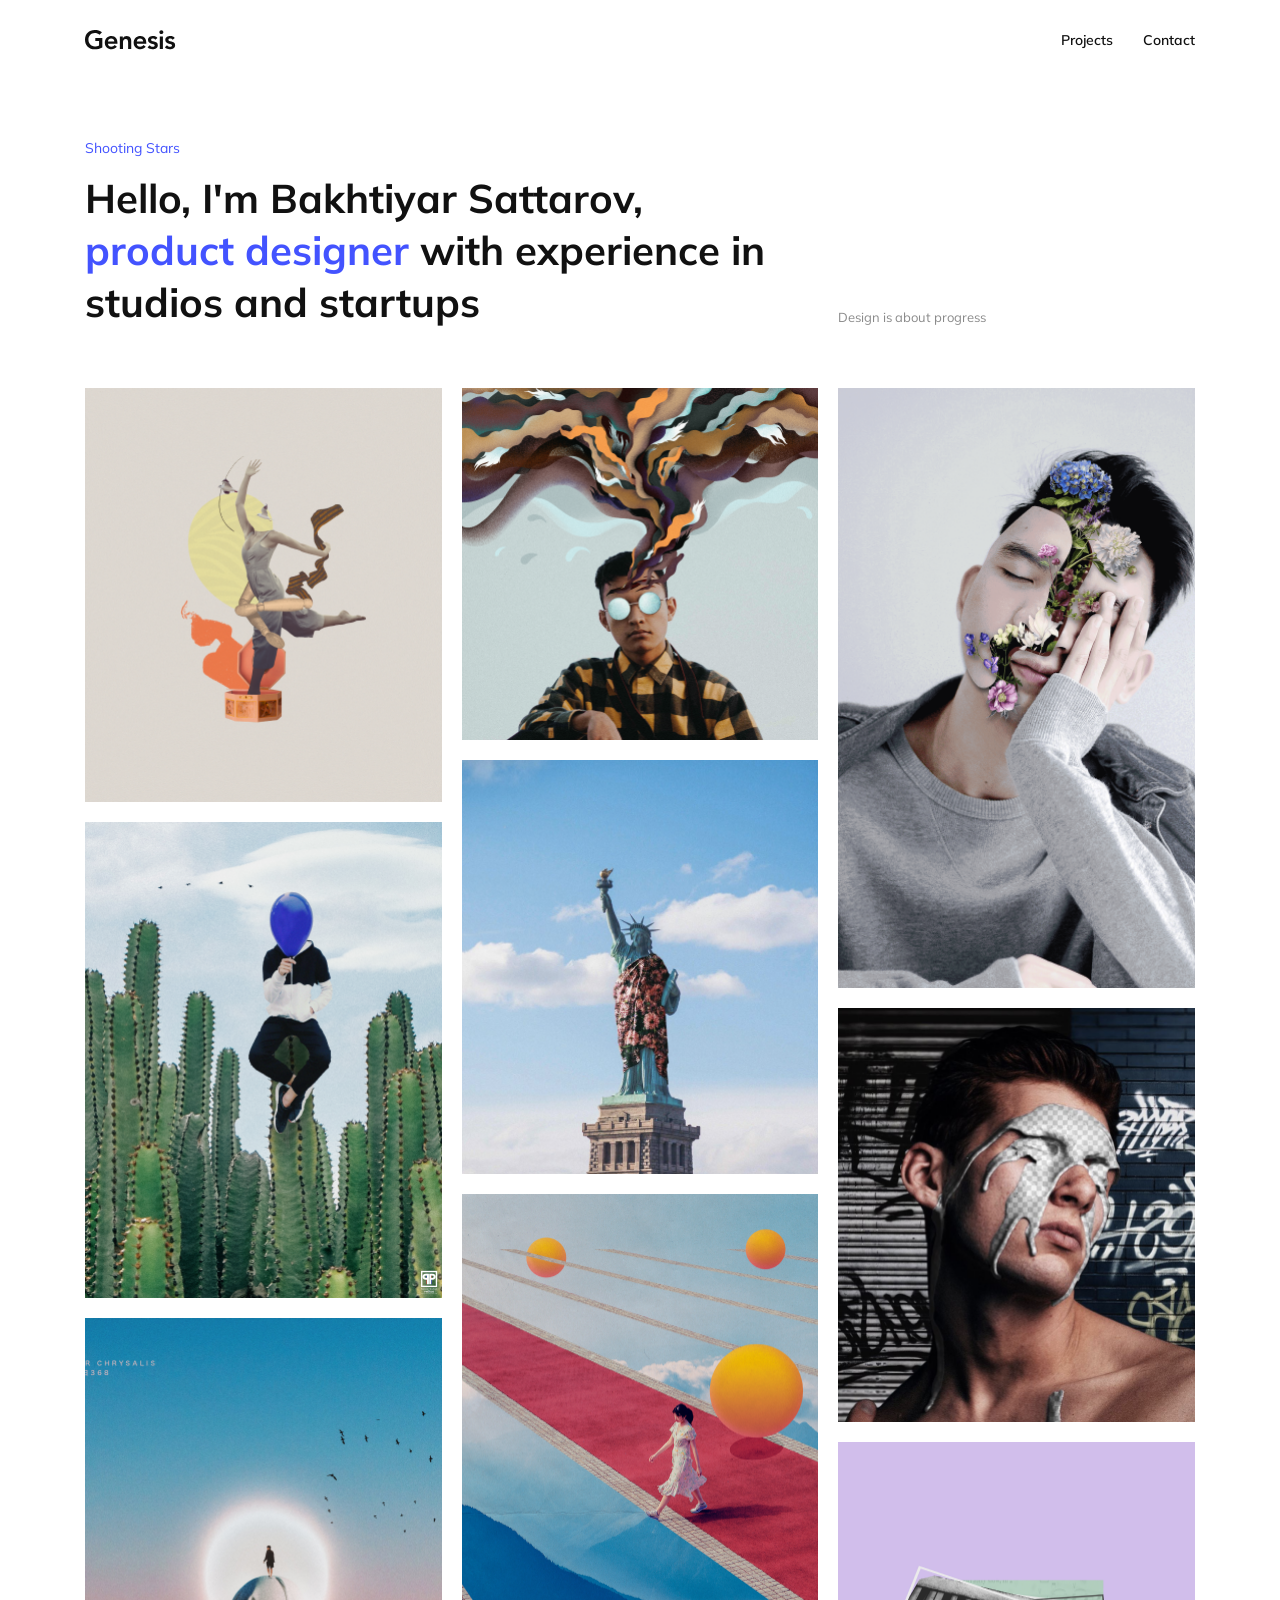
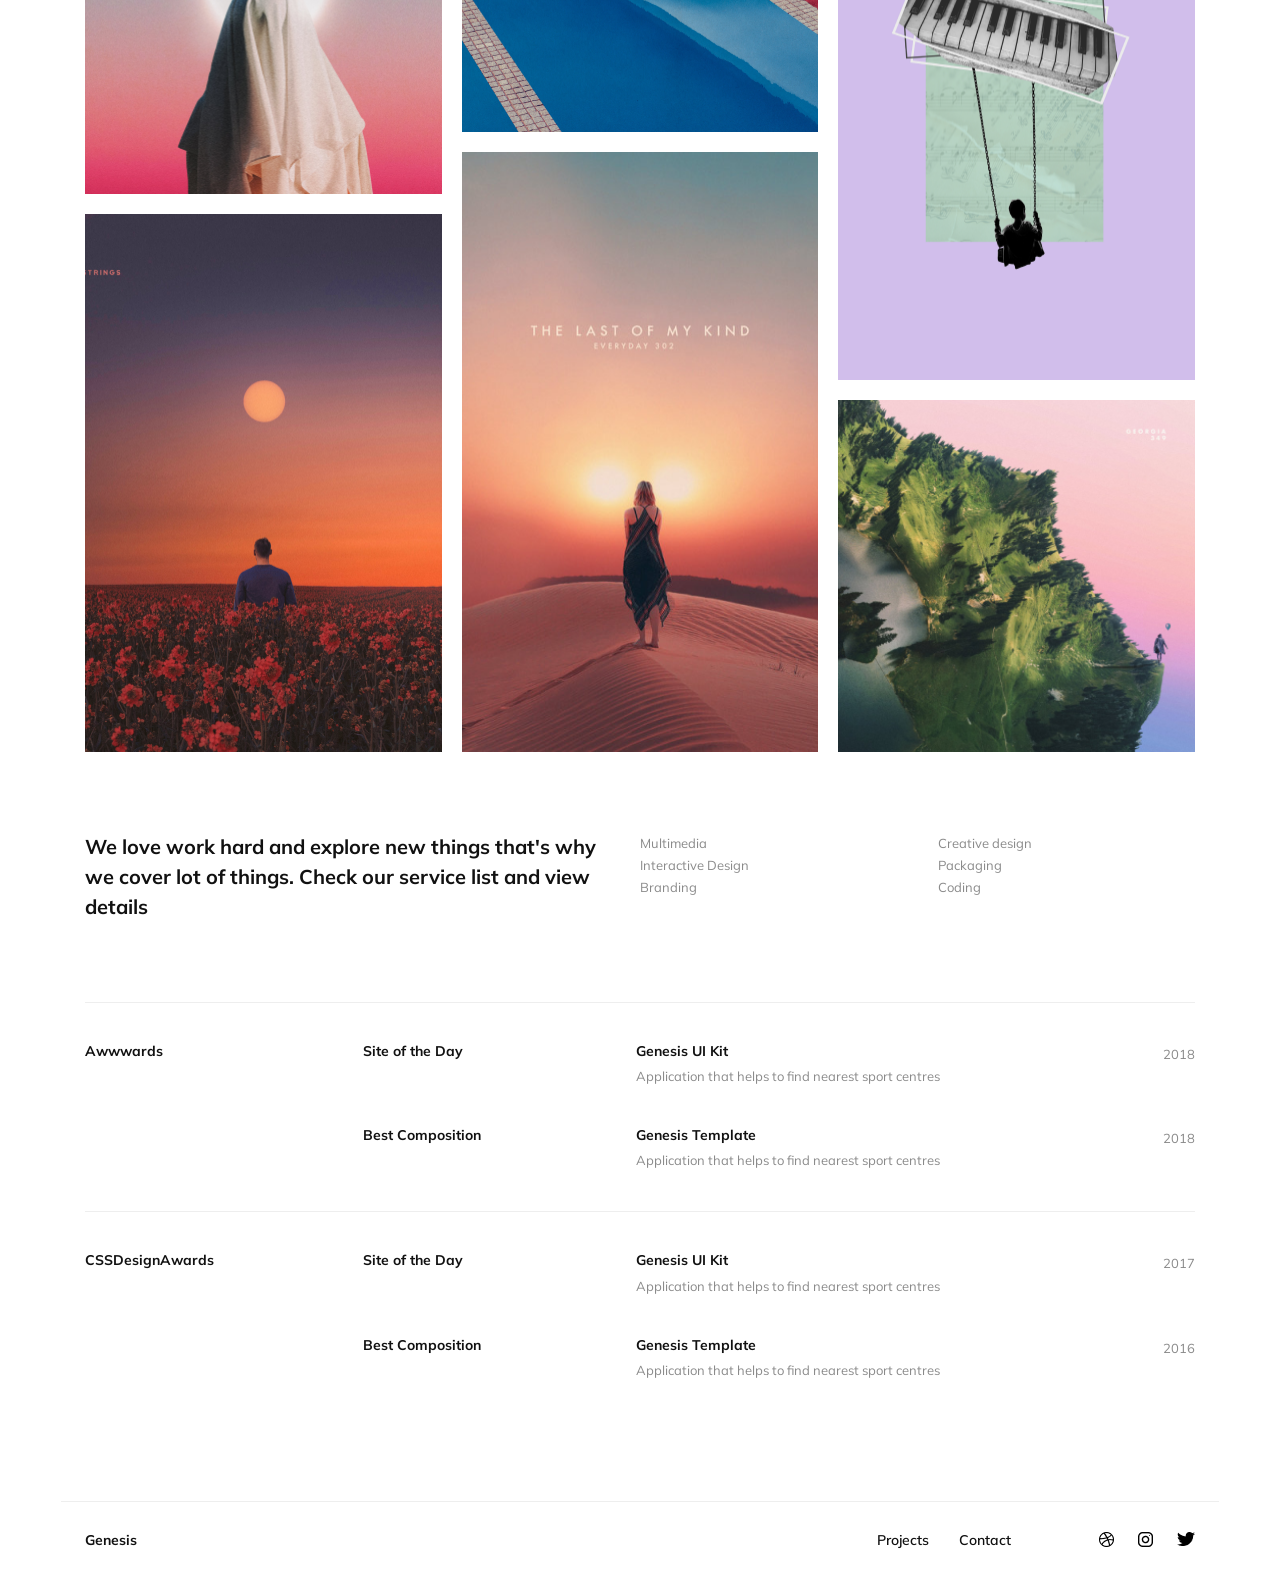
<file: index.html>
<!DOCTYPE html>
<html lang="en">
<head>
    <meta charset="UTF-8">
    <meta name="viewport" content="width=device-width, initial-scale=1.0">
    <link rel="stylesheet" href="styles/normalize.css">
    <link rel="stylesheet" href="styles/index.css">
    <link rel="preconnect" href="https://fonts.googleapis.com">
    <link rel="preconnect" href="https://fonts.gstatic.com" crossorigin>
    <link href="https://fonts.googleapis.com/css2?family=Mulish:ital,wght@0,200..1000;1,200..1000&display=swap" rel="stylesheet">
    <title>Genesis | Home</title>
</head>
<body>
        <header class="header">
            <a href="index.html" class="header__logo">
            <img src="images/logo.svg" alt="Genesis">
            </a>
            <nav class="header__nav">
                <a href="project.html" class="header__link">Projects</a>
                <a href="contact.html" class="header__link">Contact</a>
            </nav>
        </header>

        <main class="main">
            <section class="hero">
                <div>
                    <p class="hero__label">Shooting Stars</p>
                    <h1 class="hero__title">
                        Hello, I'm Bakhtiyar Sattarov,
                        <span class="hero__accent">product designer</span>
                        with experience in studios and startups
                    </h1>
                </div>
                <p class="hero__side">Design is about progress</p>
                </section>
                
                <section class="gallery">
            <!-- column 1 -->
            <img class="gallery__img gallery__img--7" src="images/row-1-img-1.png" alt="Dancer with yellow circle">
            <img class="gallery__img gallery__img--8" src="images/row-2-img-1.png" alt="Person floating above cactuses">
            <img class="gallery__img gallery__img--8" src="images/row-3-img-1.png" alt="Ghost figure in front of moon">
            <img class="gallery__img gallery__img--9" src="images/row-4-img-1.png" alt="Man in red flower field">

            <!-- column 2 -->
            <img class="gallery__img gallery__img--6" src="images/row-1-img-2.png" alt="Man with colorful hair">
            <img class="gallery__img gallery__img--7" src="images/row-2-img-2.png" alt="Liberty in flower dress">
            <img class="gallery__img gallery__img--9" src="images/row-3-img-2.png" alt="Woman on red path">
            <img class="gallery__img gallery__img--10" src="images/row-4-img-2.png" alt="Sunset desert">

            <!-- column 3 -->
            <img class="gallery__img gallery__img--10" src="images/row-1-img-3.png" alt="Man with flowers on his face">
            <img class="gallery__img gallery__img--7" src="images/row-2-img-3.png" alt="Painted face">
            <img class="gallery__img gallery__img--9" src="images/row-3-img-3.png" alt="Piano swing">
            <img class="gallery__img gallery__img--6" src="images/row-4-img-3.png" alt="Tiny person on green island">
        </section>

                <section class="services">
                    <h2 class="services__title">
                        We love work hard and explore new things that's why we cover lot of things. Check our service list and view details
                    </h2>
                    <ul class="services__list">
                        <li>Multimedia</li>
                        <li>Interactive Design</li>
                        <li>Branding</li>
                    </ul>
                    <ul class="services__list">
                        <li>Creative design</li>
                        <li>Packaging</li>
                        <li>Coding</li>
                    </ul>
                </section>

            <section class="awards">
                    <div class="awards__group">
                        <h3 class="awards__org">Awwwards</h3>
                        <div>
                            <div class="awards__item">
                                <p class="awards__type">Site of the Day</p>
                                <div>
                                    <p class="awards__name">Genesis UI Kit</p>
                                    <p class="awards__desc">Application that helps to find nearest sport centres</p>
                                </div>
                                <p class="awards__year">2018</p>
                            </div>
                            <div class="awards__item">
                                <p class="awards__type">Best Composition</p>
                                <div>
                                    <p class="awards__name">Genesis Template</p>
                                    <p class="awards__desc">Application that helps to find nearest sport centres</p>
                                </div>
                                <p class="awards__year">2018</p>
                            </div>
                        </div>
                    </div>

                <div class="awards__group">
                        <h3 class="awards__org">CSSDesignAwards</h3>
                    <div>
                        <div class="awards__item">
                            <p class="awards__type">Site of the Day</p>
                            <div>
                                <p class="awards__name">Genesis UI Kit</p>
                                <p class="awards__desc">Application that helps to find nearest sport centres</p>
                            </div>
                            <p class="awards__year">2017</p>
                        </div>
                        <div class="awards__item">
                            <p class="awards__type">Best Composition</p>
                            <div>
                                <p class="awards__name">Genesis Template</p>
                                <p class="awards__desc">Application that helps to find nearest sport centres</p>
                            </div>
                            <p class="awards__year">2016</p>
                        </div>
                    </div>
                </div>    
            </section>
        </main>
        <footer class="footer">
            <a href="index.html" class="footer__logo">Genesis</a>
            <nav class="footer__nav">
                <a href="project.html" class="footer__link">Projects</a>
                <a href="contact.html" class="footer__link">Contact</a>
            </nav>
            <div class="footer__social">
                <a href="#"><img src="images/dribbble.png" alt="Dribbble"></a>
                <a href="#"><img src="images/instagram.png" alt="Instagram"></a>
                <a href="#"><img src="images/twitter.png" alt="Twitter"></a>
            </div>
        </footer>
</body>
</html>
</file>
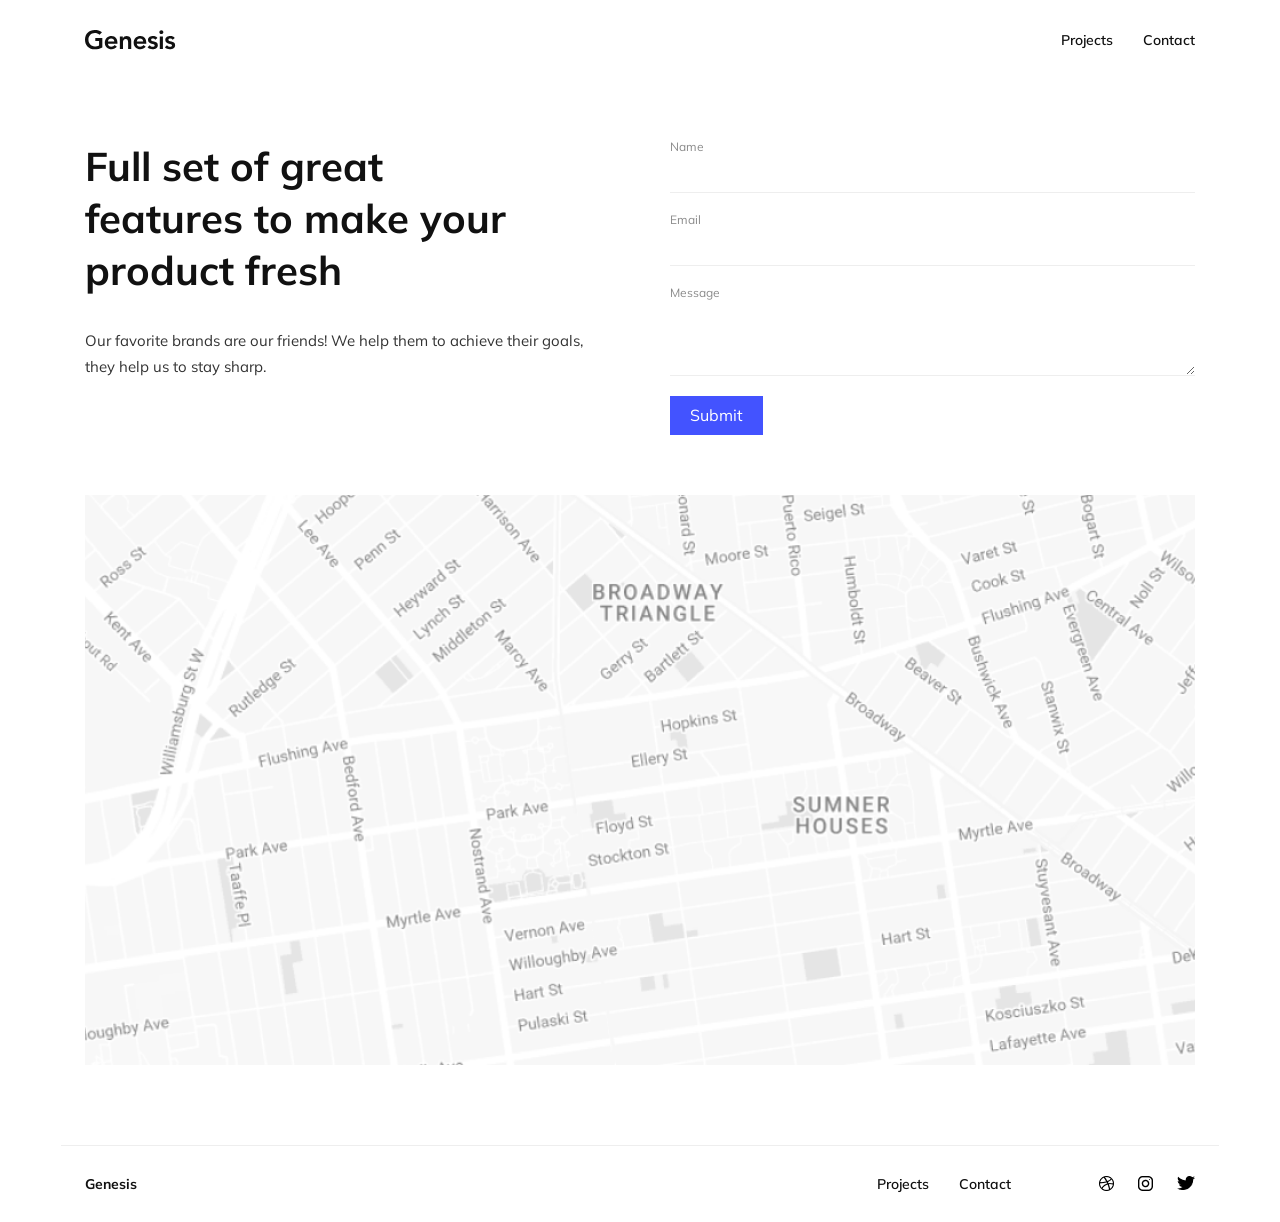
<file: contact.html>
<!DOCTYPE html>
<html lang="en">
<head>
    <meta charset="UTF-8">
    <meta name="viewport" content="width=device-width, initial-scale=1.0">
    <link rel="stylesheet" href="styles/normalize.css">
    <link rel="stylesheet" href="styles/index.css">
    <link rel="preconnect" href="https://fonts.googleapis.com">
    <link rel="preconnect" href="https://fonts.gstatic.com" crossorigin>
    <link href="https://fonts.googleapis.com/css2?family=Mulish:ital,wght@0,200..1000;1,200..1000&display=swap" rel="stylesheet">
    <title>Genesis | Contact</title>
</head>
<body>
        <header class="header">
            <a href="index.html" class="header__logo">
            <img src="images/logo.svg" alt="Genesis">
            </a>
            <nav class="header__nav">
                <a href="project.html" class="header__link">Projects</a>
                <a href="contact.html" class="header__link">Contact</a>
            </nav>
        </header>

        <main class="main">
            <section class="contact">
                <div>
                    <h1 class="contact__title">Full set of great features to make your product fresh</h1>
                    <p class="contact__paragraph">Our favorite brands are our friends! We help them to achieve their goals, they help us to stay sharp.</p>
                </div>
                <form class="contact__form">
                    <label class="contact__label" for="name">Name</label>
                    <input class="contact__input" type="text" id="name" name="name">

                    <label class="contact__label" for="email">Email</label>
                    <input class="contact__input" type="email" id="email" name="email">

                    <label class="contact__label" for="message">Message</label>
                    <textarea class="contact__input" id="message" name="message" rows="3"></textarea>

                    <button class="contact__button" type="submit">Submit</button>
                </form>
            </section>

            <img class="contact__map" src="images/Map.png" alt="Map showing our location">
        </main>
        <footer class="footer">
            <a href="index.html" class="footer__logo">Genesis</a>
            <nav class="footer__nav">
                <a href="project.html" class="footer__link">Projects</a>
                <a href="contact.html" class="footer__link">Contact</a>
            </nav>
            <div class="footer__social">
                <a href="#"><img src="images/dribbble.png" alt="Dribbble"></a>
                <a href="#"><img src="images/instagram.png" alt="Instagram"></a>
                <a href="#"><img src="images/twitter.png" alt="Twitter"></a>
            </div>
        </footer>
</body>
</html>
</file>
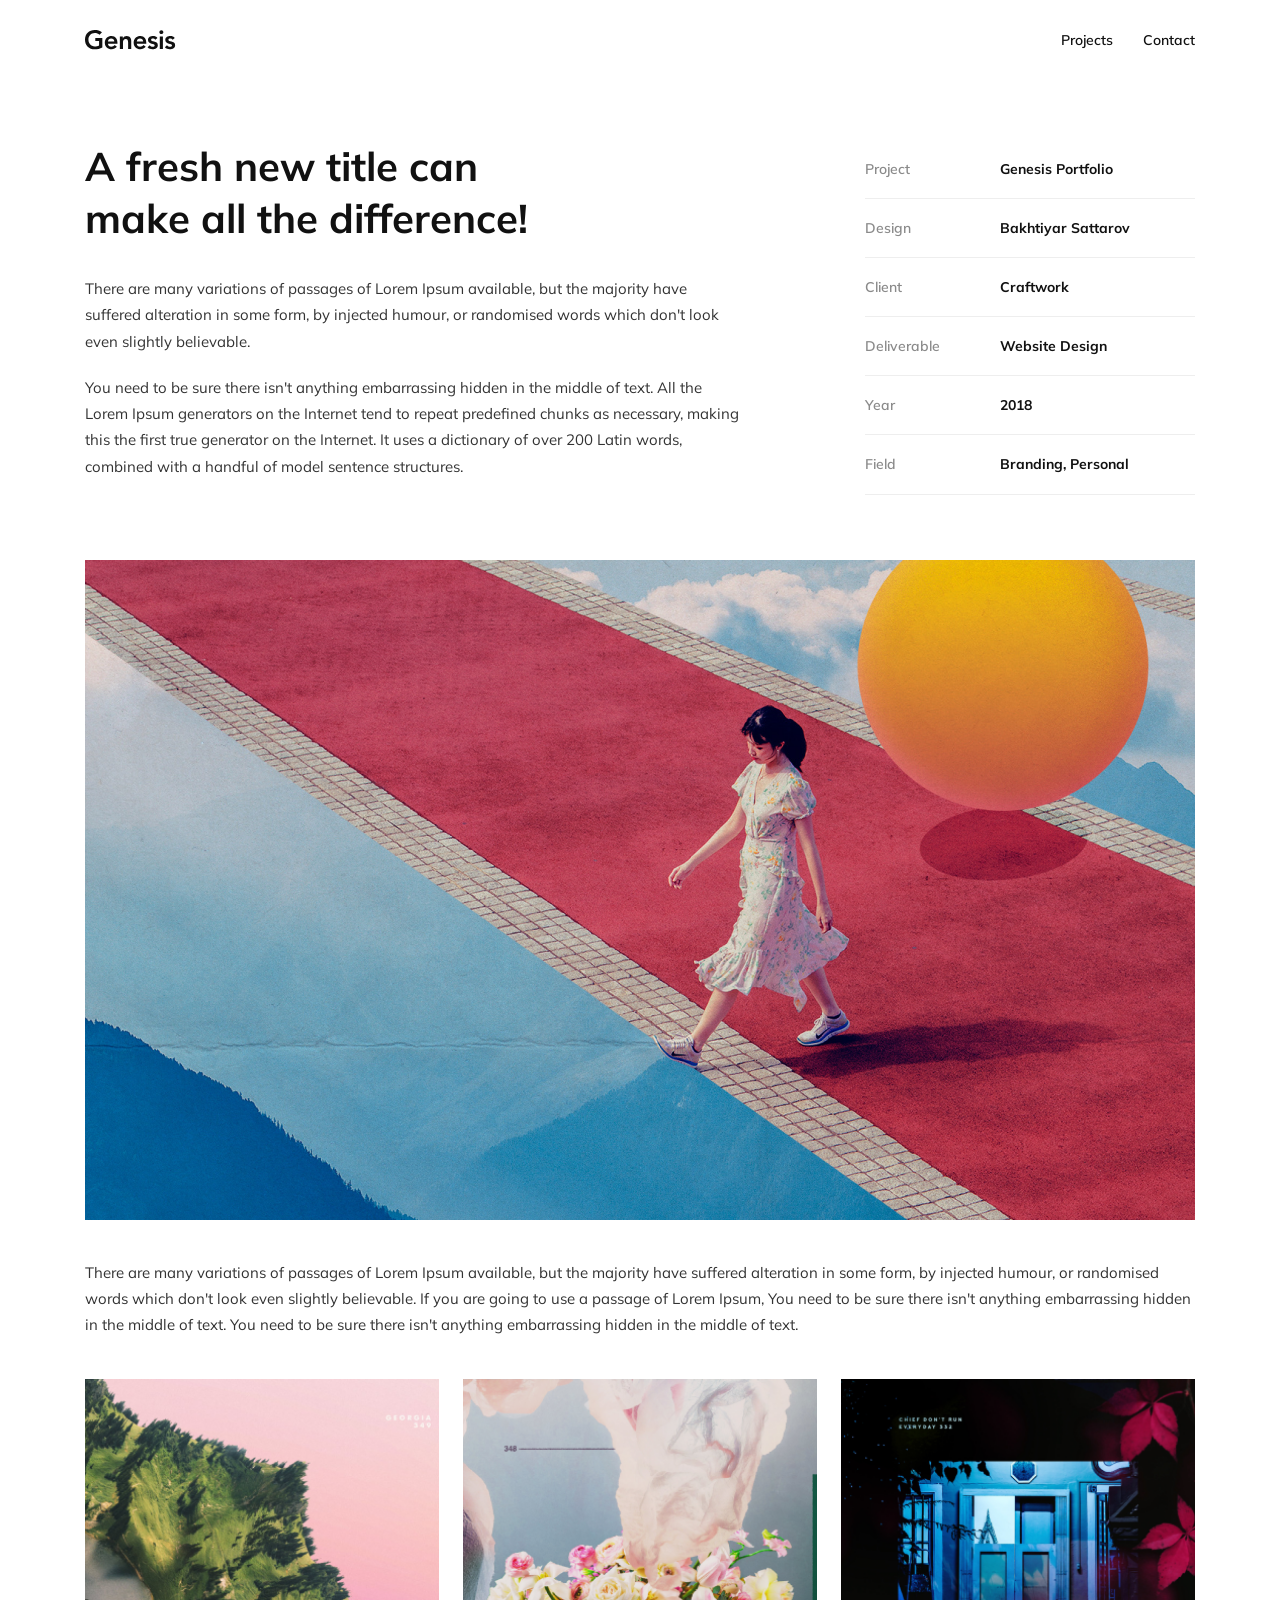
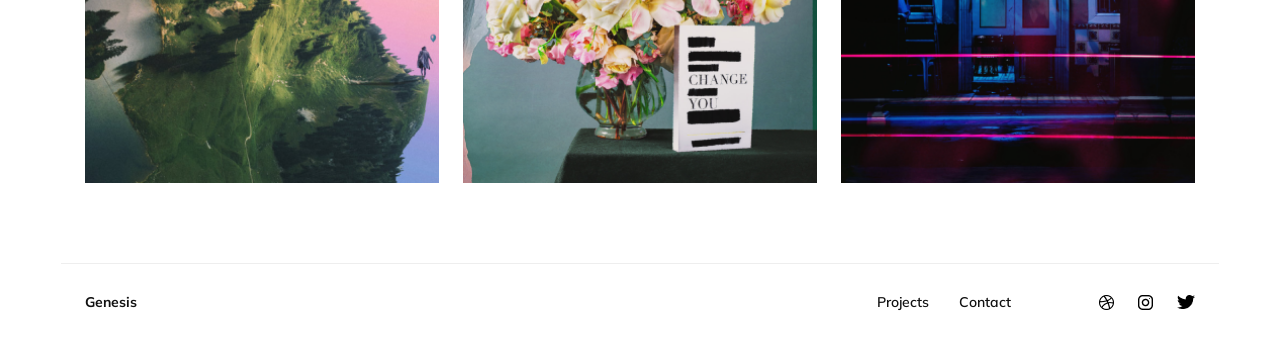
<file: project.html>
<!DOCTYPE html>
<html lang="en">
<head>
    <meta charset="UTF-8">
    <meta name="viewport" content="width=device-width, initial-scale=1.0">
    <link rel="stylesheet" href="styles/normalize.css">
    <link rel="stylesheet" href="styles/index.css">
    <link rel="preconnect" href="https://fonts.googleapis.com">
    <link rel="preconnect" href="https://fonts.gstatic.com" crossorigin>
    <link href="https://fonts.googleapis.com/css2?family=Mulish:ital,wght@0,200..1000;1,200..1000&display=swap" rel="stylesheet">
    <title>Genesis | Project Details</title>
</head>
<body>
        <header class="header">
            <a href="index.html" class="header__logo">
            <img src="images/logo.svg" alt="Genesis">
            </a>
            <nav class="header__nav">
                <a href="project.html" class="header__link">Projects</a>
                <a href="contact.html" class="header__link">Contact</a>
            </nav>
        </header>

        <main class="main">
            <section class="intro">
                <div>
                    <h1 class="intro__title">A fresh new title can make all the difference!</h1>
                    <p class="intro__paragraph">There are many variations of passages of Lorem Ipsum available, but the majority
                        have suffered alteration in some form, by injected humour, or randomised words which don't look even slightly believable. </p>
                    <p class="intro__paragraph">You need to be sure there isn't anything embarrassing hidden in the middle of text.
                        All the Lorem Ipsum generators on the Internet tend to repeat predefined chunks as necessary, making this the first true 
                        generator on the Internet. It uses a dictionary of over 200 Latin words, combined with a handful of model sentence structures.</p>
                </div>
                <dl class="intro__info">
                    <div class="intro__row"><dt>Project</dt><dd>Genesis Portfolio</dd></div>
                    <div class="intro__row"><dt>Design</dt><dd>Bakhtiyar Sattarov</dd></div>
                    <div class="intro__row"><dt>Client</dt><dd>Craftwork</dd></div>
                    <div class="intro__row"><dt>Deliverable</dt><dd>Website Design</dd></div>
                    <div class="intro__row"><dt>Year</dt><dd>2018</dd></div>
                    <div class="intro__row"><dt>Field</dt><dd>Branding, Personal</dd></div>
                </dl>
            </section>

            <section class="project">
                <img class="project__hero" src="images/pg2-main-img.png" alt="Woman walking on a red path">
                <p class="project__text">There are many variations of passages of Lorem Ipsum available, but the majority have suffered alteration in
                    some form, by injected humour, or randomised words which don't look even slightly believable. If you are going to use a passage of Lorem Ipsum, You need to be sure there isn't anything embarrassing hidden in the middle of text. You need to be sure there isn't anything embarrassing hidden in the middle of text.</p>
                <div class="project__images">
                    <img src="images/pg2-row-img-1.png" alt="Project image 1">
                    <img src="images/pg2-row-img-2.png" alt="Project image 2">
                    <img src="images/pg2-row-img-3.png" alt="Project image 3">
                </div>
            </section>
        </main>
        <footer class="footer">
            <a href="index.html" class="footer__logo">Genesis</a>
            <nav class="footer__nav">
                <a href="project.html" class="footer__link">Projects</a>
                <a href="contact.html" class="footer__link">Contact</a>
            </nav>
            <div class="footer__social">
                <a href="#"><img src="images/dribbble.png" alt="Dribbble"></a>
                <a href="#"><img src="images/instagram.png" alt="Instagram"></a>
                <a href="#"><img src="images/twitter.png" alt="Twitter"></a>
            </div>
        </footer>
</body>
</html>
</file>
<file: styles/index.css>
.footer,.header,.main{max-width:1158px;margin-left:auto;margin-right:auto;padding-left:24px;padding-right:24px}.footer,.header{display:-webkit-box;display:-ms-flexbox;display:flex;-webkit-box-pack:justify;-ms-flex-pack:justify;justify-content:space-between;-webkit-box-align:center;-ms-flex-align:center;align-items:center}.footer__nav,.header__nav{display:-webkit-box;display:-ms-flexbox;display:flex;gap:30px}.footer__link,.footer__logo,.header__link{color:#111111;font-size:14px;font-weight:600;text-decoration:none}.awards__desc,.awards__year,.hero__side,.services__list{font-size:13px;color:#8a8a8a;line-height:1.7}.contact__title,.intro__title{max-width:450px;font-size:40px;line-height:1.3;margin-bottom:32px}.contact__paragraph,.intro__paragraph,.project__text{font-size:15px;color:#333333;line-height:1.75}.contact,.hero,.intro{padding:60px 0}.gallery__img,.project__images img{-webkit-transition:-webkit-transform 0.3s;transition:-webkit-transform 0.3s;transition:transform 0.3s;transition:transform 0.3s,-webkit-transform 0.3s}.gallery__img:hover,.project__images img:hover{-webkit-transform:scale(1.03);transform:scale(1.03)}.header{padding-top:30px;padding-bottom:30px}.header__logo img{width:auto;height:20px}.header__link:hover{color:#4353ff}*,:after,:before{-webkit-box-sizing:border-box;box-sizing:border-box}body,dd,dl,h1,h2,h3,p,ul{margin:0;padding:0}ul{list-style:none}body{font-family:"Mulish",sans-serif;color:#111111}img{display:block;width:100%}button,input,textarea{font:inherit}.hero{display:-ms-grid;display:grid;-ms-grid-columns:2fr 40px 1fr;grid-template-columns:2fr 1fr;gap:40px;-webkit-box-align:end;-ms-flex-align:end;align-items:end}.hero__label{color:#4353ff;font-size:14px;margin-bottom:16px}.hero__title{font-size:40px;line-height:1.3}.hero__accent{color:#4353ff}.gallery{display:-ms-grid;display:grid;-ms-grid-columns:1fr 20px 1fr 20px 1fr;grid-template-columns:repeat(3,1fr);gap:20px;-ms-grid-rows:42px 20px 42px 20px 42px 20px 42px 20px 42px 20px 42px 20px 42px 20px 42px 20px 42px 20px 42px 20px 42px 20px 42px 20px 42px 20px 42px 20px 42px 20px 42px 20px 42px 20px 42px 20px 42px 20px 42px 20px 42px 20px 42px 20px 42px 20px 42px 20px 42px 20px 42px 20px 42px 20px 42px 20px 42px 20px 42px 20px 42px 20px 42px;grid-template-rows:repeat(32,42px);grid-auto-flow:column}.gallery>:first-child{-ms-grid-row:1;-ms-grid-column:1}.gallery>:nth-child(2){-ms-grid-row:3;-ms-grid-column:1}.gallery>:nth-child(3){-ms-grid-row:5;-ms-grid-column:1}.gallery>:nth-child(4){-ms-grid-row:7;-ms-grid-column:1}.gallery>:nth-child(5){-ms-grid-row:9;-ms-grid-column:1}.gallery>:nth-child(6){-ms-grid-row:11;-ms-grid-column:1}.gallery>:nth-child(7){-ms-grid-row:13;-ms-grid-column:1}.gallery>:nth-child(8){-ms-grid-row:15;-ms-grid-column:1}.gallery>:nth-child(9){-ms-grid-row:17;-ms-grid-column:1}.gallery>:nth-child(10){-ms-grid-row:19;-ms-grid-column:1}.gallery>:nth-child(11){-ms-grid-row:21;-ms-grid-column:1}.gallery>:nth-child(12){-ms-grid-row:23;-ms-grid-column:1}.gallery>:nth-child(13){-ms-grid-row:25;-ms-grid-column:1}.gallery>:nth-child(14){-ms-grid-row:27;-ms-grid-column:1}.gallery>:nth-child(15){-ms-grid-row:29;-ms-grid-column:1}.gallery>:nth-child(16){-ms-grid-row:31;-ms-grid-column:1}.gallery>:nth-child(17){-ms-grid-row:33;-ms-grid-column:1}.gallery>:nth-child(18){-ms-grid-row:35;-ms-grid-column:1}.gallery>:nth-child(19){-ms-grid-row:37;-ms-grid-column:1}.gallery>:nth-child(20){-ms-grid-row:39;-ms-grid-column:1}.gallery>:nth-child(21){-ms-grid-row:41;-ms-grid-column:1}.gallery>:nth-child(22){-ms-grid-row:43;-ms-grid-column:1}.gallery>:nth-child(23){-ms-grid-row:45;-ms-grid-column:1}.gallery>:nth-child(24){-ms-grid-row:47;-ms-grid-column:1}.gallery>:nth-child(25){-ms-grid-row:49;-ms-grid-column:1}.gallery>:nth-child(26){-ms-grid-row:51;-ms-grid-column:1}.gallery>:nth-child(27){-ms-grid-row:53;-ms-grid-column:1}.gallery>:nth-child(28){-ms-grid-row:55;-ms-grid-column:1}.gallery>:nth-child(29){-ms-grid-row:57;-ms-grid-column:1}.gallery>:nth-child(30){-ms-grid-row:59;-ms-grid-column:1}.gallery>:nth-child(31){-ms-grid-row:61;-ms-grid-column:1}.gallery>:nth-child(32){-ms-grid-row:63;-ms-grid-column:1}.gallery>:nth-child(33){-ms-grid-row:1;-ms-grid-column:3}.gallery>:nth-child(34){-ms-grid-row:3;-ms-grid-column:3}.gallery>:nth-child(35){-ms-grid-row:5;-ms-grid-column:3}.gallery>:nth-child(36){-ms-grid-row:7;-ms-grid-column:3}.gallery>:nth-child(37){-ms-grid-row:9;-ms-grid-column:3}.gallery>:nth-child(38){-ms-grid-row:11;-ms-grid-column:3}.gallery>:nth-child(39){-ms-grid-row:13;-ms-grid-column:3}.gallery>:nth-child(40){-ms-grid-row:15;-ms-grid-column:3}.gallery>:nth-child(41){-ms-grid-row:17;-ms-grid-column:3}.gallery>:nth-child(42){-ms-grid-row:19;-ms-grid-column:3}.gallery>:nth-child(43){-ms-grid-row:21;-ms-grid-column:3}.gallery>:nth-child(44){-ms-grid-row:23;-ms-grid-column:3}.gallery>:nth-child(45){-ms-grid-row:25;-ms-grid-column:3}.gallery>:nth-child(46){-ms-grid-row:27;-ms-grid-column:3}.gallery>:nth-child(47){-ms-grid-row:29;-ms-grid-column:3}.gallery>:nth-child(48){-ms-grid-row:31;-ms-grid-column:3}.gallery>:nth-child(49){-ms-grid-row:33;-ms-grid-column:3}.gallery>:nth-child(50){-ms-grid-row:35;-ms-grid-column:3}.gallery>:nth-child(51){-ms-grid-row:37;-ms-grid-column:3}.gallery>:nth-child(52){-ms-grid-row:39;-ms-grid-column:3}.gallery>:nth-child(53){-ms-grid-row:41;-ms-grid-column:3}.gallery>:nth-child(54){-ms-grid-row:43;-ms-grid-column:3}.gallery>:nth-child(55){-ms-grid-row:45;-ms-grid-column:3}.gallery>:nth-child(56){-ms-grid-row:47;-ms-grid-column:3}.gallery>:nth-child(57){-ms-grid-row:49;-ms-grid-column:3}.gallery>:nth-child(58){-ms-grid-row:51;-ms-grid-column:3}.gallery>:nth-child(59){-ms-grid-row:53;-ms-grid-column:3}.gallery>:nth-child(60){-ms-grid-row:55;-ms-grid-column:3}.gallery>:nth-child(61){-ms-grid-row:57;-ms-grid-column:3}.gallery>:nth-child(62){-ms-grid-row:59;-ms-grid-column:3}.gallery>:nth-child(63){-ms-grid-row:61;-ms-grid-column:3}.gallery>:nth-child(64){-ms-grid-row:63;-ms-grid-column:3}.gallery>:nth-child(65){-ms-grid-row:1;-ms-grid-column:5}.gallery>:nth-child(66){-ms-grid-row:3;-ms-grid-column:5}.gallery>:nth-child(67){-ms-grid-row:5;-ms-grid-column:5}.gallery>:nth-child(68){-ms-grid-row:7;-ms-grid-column:5}.gallery>:nth-child(69){-ms-grid-row:9;-ms-grid-column:5}.gallery>:nth-child(70){-ms-grid-row:11;-ms-grid-column:5}.gallery>:nth-child(71){-ms-grid-row:13;-ms-grid-column:5}.gallery>:nth-child(72){-ms-grid-row:15;-ms-grid-column:5}.gallery>:nth-child(73){-ms-grid-row:17;-ms-grid-column:5}.gallery>:nth-child(74){-ms-grid-row:19;-ms-grid-column:5}.gallery>:nth-child(75){-ms-grid-row:21;-ms-grid-column:5}.gallery>:nth-child(76){-ms-grid-row:23;-ms-grid-column:5}.gallery>:nth-child(77){-ms-grid-row:25;-ms-grid-column:5}.gallery>:nth-child(78){-ms-grid-row:27;-ms-grid-column:5}.gallery>:nth-child(79){-ms-grid-row:29;-ms-grid-column:5}.gallery>:nth-child(80){-ms-grid-row:31;-ms-grid-column:5}.gallery>:nth-child(81){-ms-grid-row:33;-ms-grid-column:5}.gallery>:nth-child(82){-ms-grid-row:35;-ms-grid-column:5}.gallery>:nth-child(83){-ms-grid-row:37;-ms-grid-column:5}.gallery>:nth-child(84){-ms-grid-row:39;-ms-grid-column:5}.gallery>:nth-child(85){-ms-grid-row:41;-ms-grid-column:5}.gallery>:nth-child(86){-ms-grid-row:43;-ms-grid-column:5}.gallery>:nth-child(87){-ms-grid-row:45;-ms-grid-column:5}.gallery>:nth-child(88){-ms-grid-row:47;-ms-grid-column:5}.gallery>:nth-child(89){-ms-grid-row:49;-ms-grid-column:5}.gallery>:nth-child(90){-ms-grid-row:51;-ms-grid-column:5}.gallery>:nth-child(91){-ms-grid-row:53;-ms-grid-column:5}.gallery>:nth-child(92){-ms-grid-row:55;-ms-grid-column:5}.gallery>:nth-child(93){-ms-grid-row:57;-ms-grid-column:5}.gallery>:nth-child(94){-ms-grid-row:59;-ms-grid-column:5}.gallery>:nth-child(95){-ms-grid-row:61;-ms-grid-column:5}.gallery>:nth-child(96){-ms-grid-row:63;-ms-grid-column:5}.gallery__img{height:100%;-o-object-fit:cover;object-fit:cover}.gallery__img--6{-ms-grid-row-span:6;grid-row:span 6}.gallery__img--7{-ms-grid-row-span:7;grid-row:span 7}.gallery__img--8{-ms-grid-row-span:8;grid-row:span 8}.gallery__img--9{-ms-grid-row-span:9;grid-row:span 9}.gallery__img--10{-ms-grid-row-span:10;grid-row:span 10}.services{display:-ms-grid;display:grid;-ms-grid-columns:2fr 40px 1fr 40px 1fr;grid-template-columns:2fr 1fr 1fr;gap:40px;padding:80px 0}.services__title{font-size:20px;line-height:1.5}.awards__group{display:-ms-grid;display:grid;-ms-grid-columns:1fr 0 3fr;grid-template-columns:1fr 3fr;gap:0;padding:40px 0;border-top:1px solid #eeeeee}.awards__org{font-size:14px}.awards__item{display:-ms-grid;display:grid;-ms-grid-columns:1fr 20px 2fr 20px auto;grid-template-columns:1fr 2fr auto;gap:20px}.awards__item+.awards__item{margin-top:40px}.awards__name,.awards__type{font-size:14px;font-weight:700;margin-bottom:6px}.intro{display:-ms-grid;display:grid;-ms-grid-columns:2fr 120px 1fr;grid-template-columns:2fr 1fr;gap:120px}.intro__paragraph{margin-bottom:20px}.intro__row{display:-ms-grid;display:grid;-ms-grid-columns:135px 1fr;grid-template-columns:135px 1fr;padding:21px 0;border-bottom:1px solid #eeeeee;font-size:14px}.intro__row dt{color:#8a8a8a;font-weight:600}.intro__row dd{font-weight:700}.project__hero,.project__text{margin-bottom:40px}.project__images{display:-ms-grid;display:grid;-ms-grid-columns:1fr 24px 1fr 24px 1fr;grid-template-columns:repeat(3,1fr);gap:24px}.project__images img{height:100%;-o-object-fit:cover;object-fit:cover}.contact{display:-ms-grid;display:grid;-ms-grid-columns:1fr 60px 1fr;grid-template-columns:1fr 1fr;gap:60px}.contact__form{display:-webkit-box;display:-ms-flexbox;display:flex;-webkit-box-orient:vertical;-webkit-box-direction:normal;-ms-flex-direction:column;flex-direction:column}.contact__label{font-size:12px;color:#8a8a8a}.contact__input{border:none;border-bottom:1px solid #eeeeee;padding:10px 0;margin-bottom:20px}.contact__input:focus{outline:none;border-bottom-color:#4353ff}.contact__button{-ms-flex-item-align:start;align-self:flex-start;background:#4353ff;color:#ffffff;border:none;padding:10px 20px;cursor:pointer}.footer{gap:88px;margin-top:80px;padding-top:30px;padding-bottom:30px;border-top:1px solid #eeeeee}.footer__logo{font-weight:700}.footer__nav{margin-left:auto}.footer__link:hover{color:#8a8a8a}.footer__social{display:-webkit-box;display:-ms-flexbox;display:flex;gap:24px}.footer__social img{width:auto;height:15px}.footer__social a:hover{opacity:0.6}
/*# sourceMappingURL=index.css.map */
</file>
